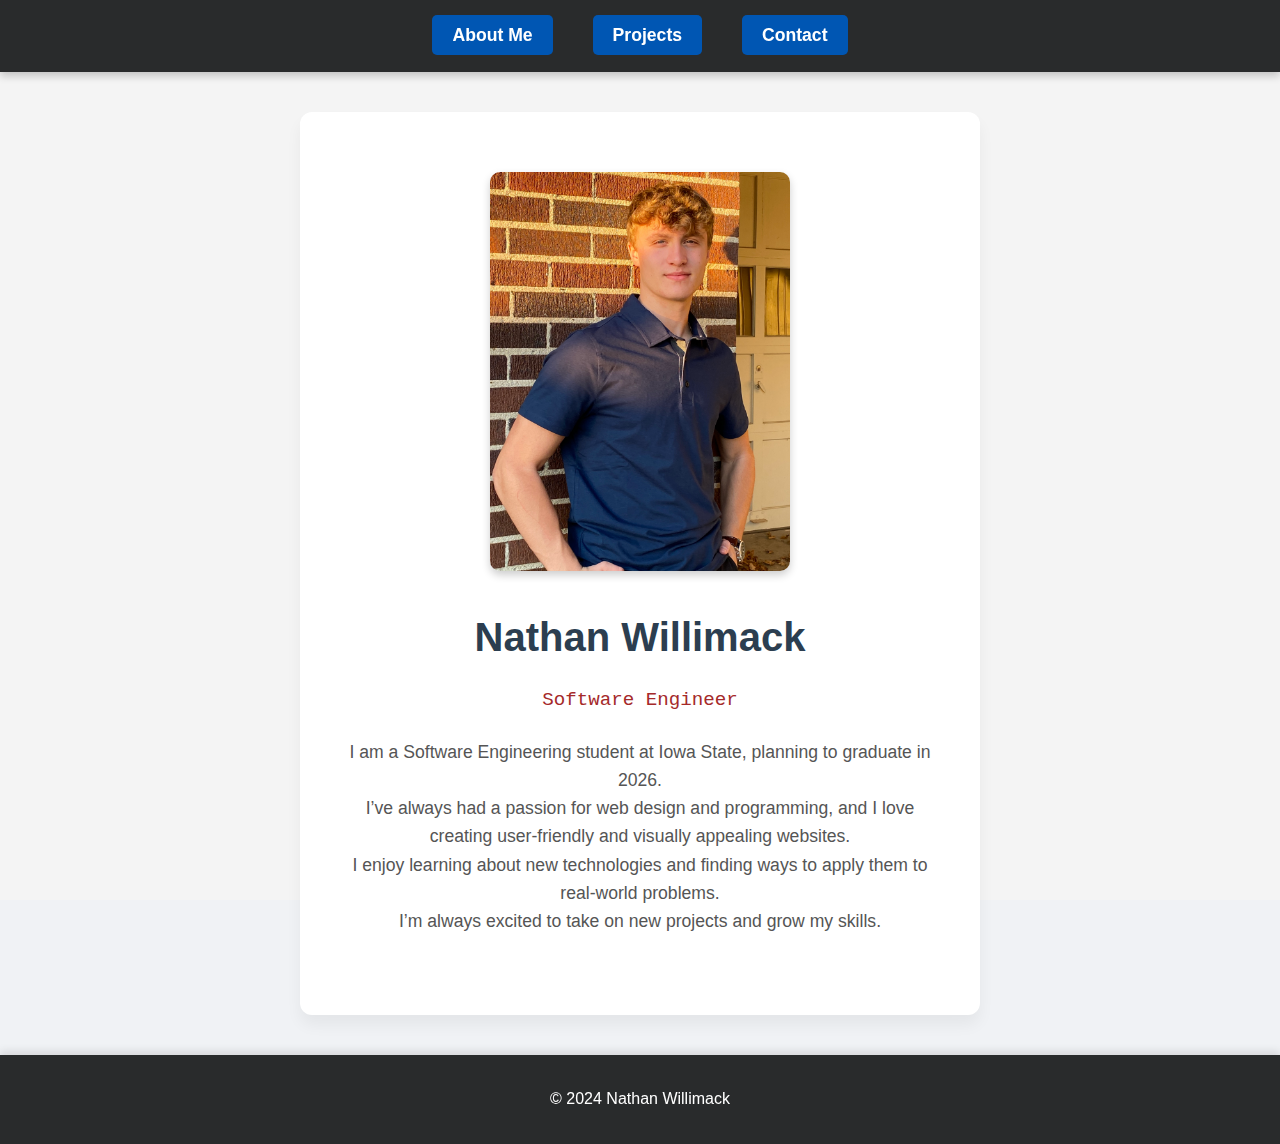
<file: index.html>
<!DOCTYPE html>
<html lang="en">
<head>
    <meta charset="UTF-8">
    <meta name="viewport" content="width=device-width, initial-scale=1.0">
    <title>Portfolio and Github Web Pages</title>
    <link rel="stylesheet" href="./style.css">
</head>
<body>
    <header>
        <nav>
            <ul>
                <li><a href="./index.html">About Me</a></li>
                <li><a href="./projects.html">Projects</a></li>
                <li><a href="./contact.html">Contact</a></li>
            </ul>
        </nav>
    </header>

    <div class="container">
        <img src="./images/profile.JPG" alt="Profile Photo">
        <h1>Nathan Willimack</h1>
        <p class="subtitle">Software Engineer</p>
        <p class="bio">
            I am a Software Engineering student at Iowa State, planning to graduate in 2026.<br>
            I’ve always had a passion for web design and programming, and I love creating user-friendly and visually appealing websites.<br>
            I enjoy learning about new technologies and finding ways to apply them to real-world problems.<br>
            I’m always excited to take on new projects and grow my skills.
        </p>
    </div>

    <footer>
        <p>&copy; 2024 Nathan Willimack</p>
    </footer>
</body>
</html>
</file>
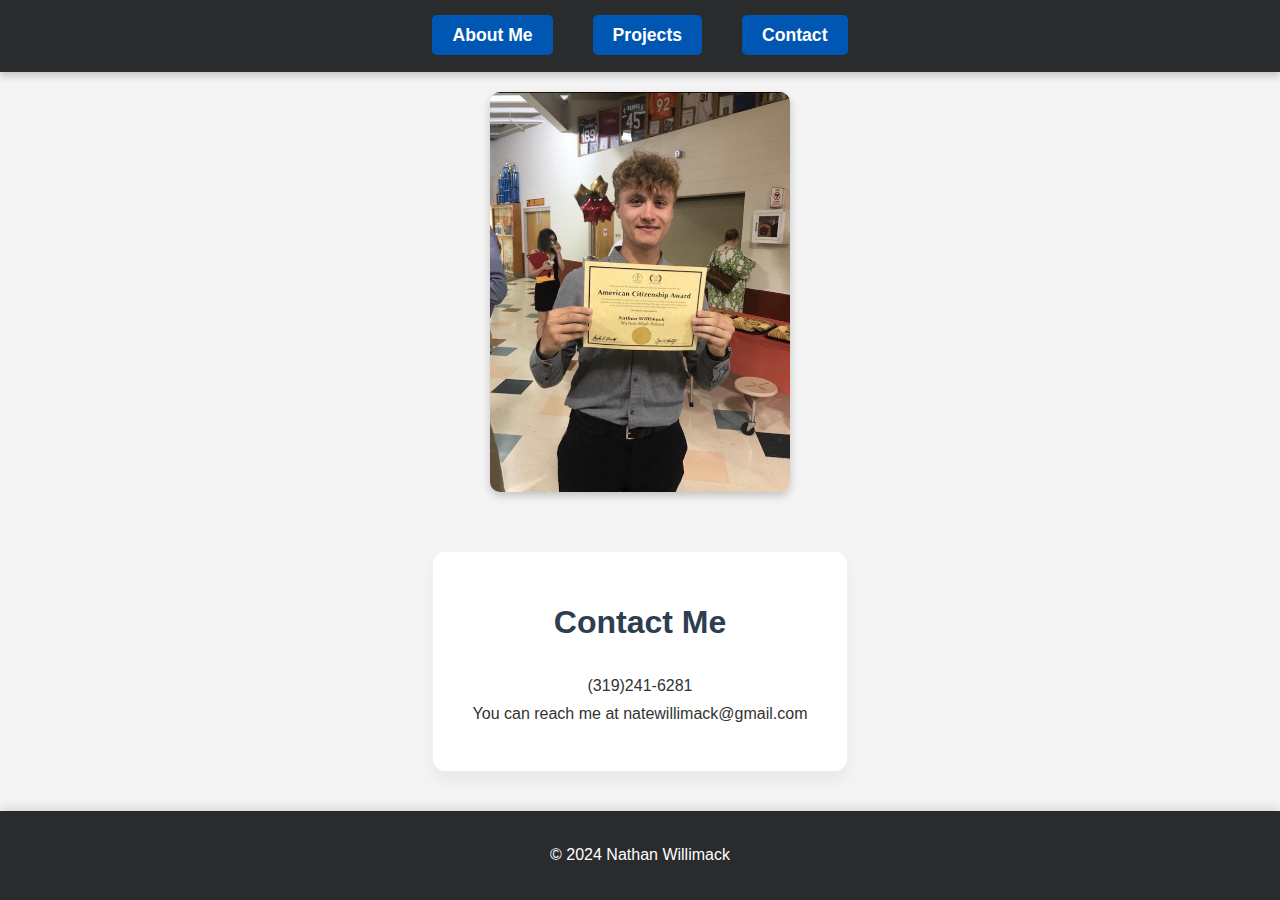
<file: contact.html>
<!DOCTYPE html>
<html lang="en">
<head>
<meta charset="UTF-8">
<meta name="viewport" content="width=device-width, initial-scale=1.0">
<title>Activity04 Portfolio and Github Web Pages</title>
<header>
    <nav>
    <ul>
    <li><a href="./index.html">About Me</a></li>
    <li><a href="./projects.html">Projects</a></li>
    <li><a href="./contact.html">Contact</a></li>
    </ul>
    </nav>
    </header>
    <link rel="stylesheet" href="./style.css">
</head>
<body>
    <img src="./images/ABA.jpg">
    <div class="container">
        <h2>Contact Me</h2>
        <p>(319)241-6281</p>
        <p>You can reach me at natewillimack@gmail.com</p>
        </div>
        <footer>
            <p>&copy; 2024 Nathan Willimack</p>
            </footer>
            
</body>
</html>
</file>
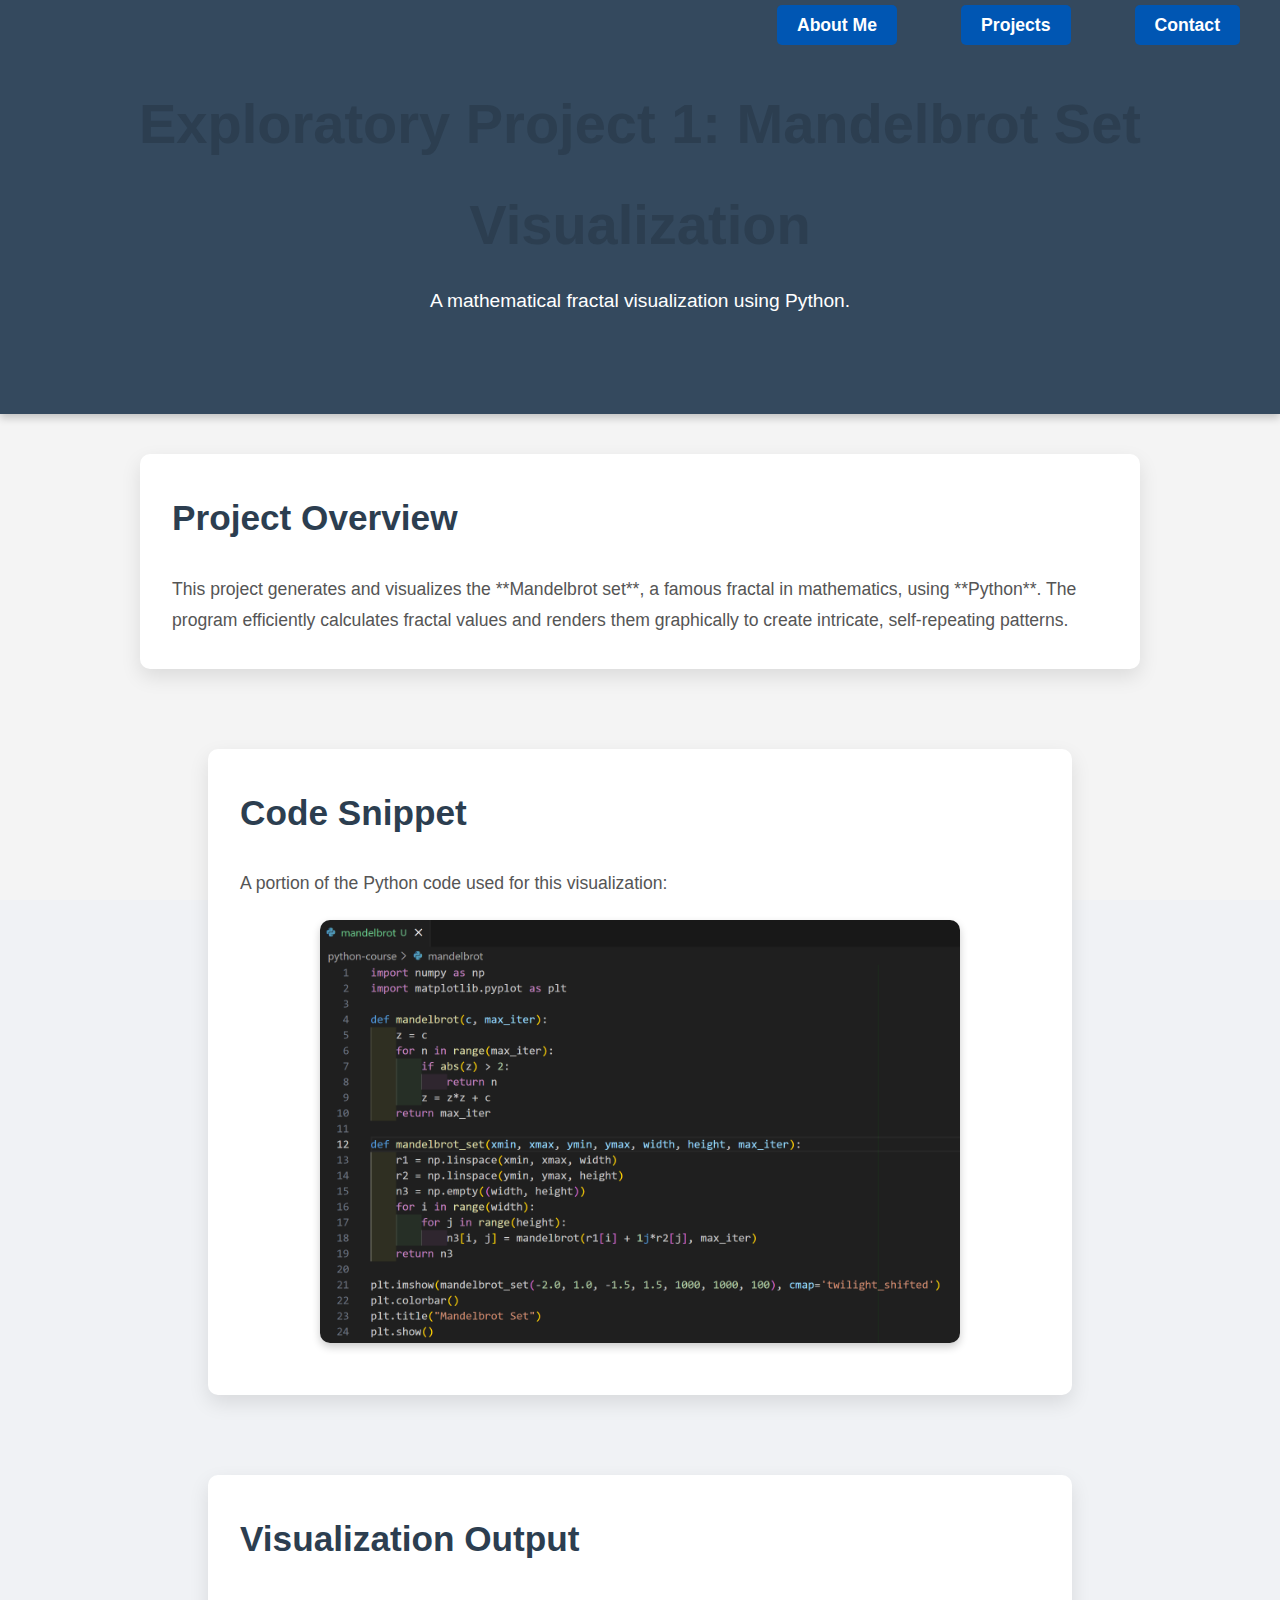
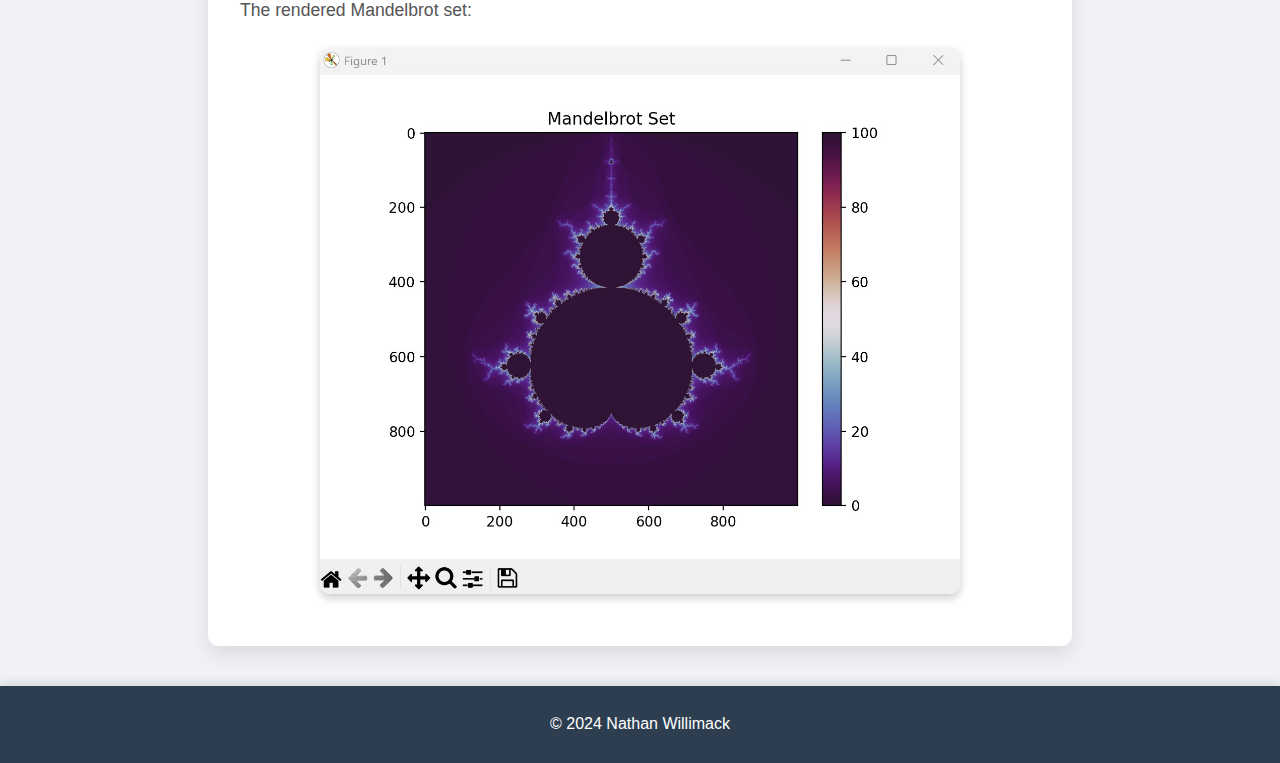
<file: Exploratory1.html>
<!DOCTYPE html>
<html lang="en">
<head>
    <meta charset="UTF-8">
    <meta name="viewport" content="width=device-width, initial-scale=1.0">
    <title>Exploratory Project 1: Mandelbrot Visualization</title>
    <link rel="stylesheet" href="./style.css">
</head>
<body>
    <header class="main-header">
        <nav class="navbar">
            <ul>
                <li><a href="./index.html">About Me</a></li>
                <li><a href="./projects.html">Projects</a></li>
                <li><a href="./contact.html">Contact</a></li>
            </ul>
        </nav>
        <div class="header-content">
            <h1>Exploratory Project 1: Mandelbrot Set Visualization</h1>
            <p>A mathematical fractal visualization using Python.</p>
        </div>
    </header>

    <section id="overview" class="section">
        <h2>Project Overview</h2>
        <p>This project generates and visualizes the **Mandelbrot set**, a famous fractal in mathematics, using **Python**. The program efficiently calculates fractal values and renders them graphically to create intricate, self-repeating patterns.</p>
    </section>

    
    <section id="code-snippet" class="section">
        <h2>Code Snippet</h2>
        <p>A portion of the Python code used for this visualization:</p>
        <a href="./images/mandelbrotCode.jpg" target="_blank">
            <img src="./images/mandelbrotCode.jpg" alt="Mandelbrot Python Code" class="zoomable-image">
        </a>
    </section>

    <section id="output" class="section">
        <h2>Visualization Output</h2>
        <p>The rendered Mandelbrot set:</p>
        <a href="./images/mandelbrot.jpg" target="_blank">
            <img src="./images/mandelbrot.jpg" alt="Mandelbrot Visualization Output" class="zoomable-image">
        </a>
    </section>

    <footer class="footer">
        <p>&copy; 2024 Nathan Willimack</p>
    </footer>
</body>
</html>
</file>
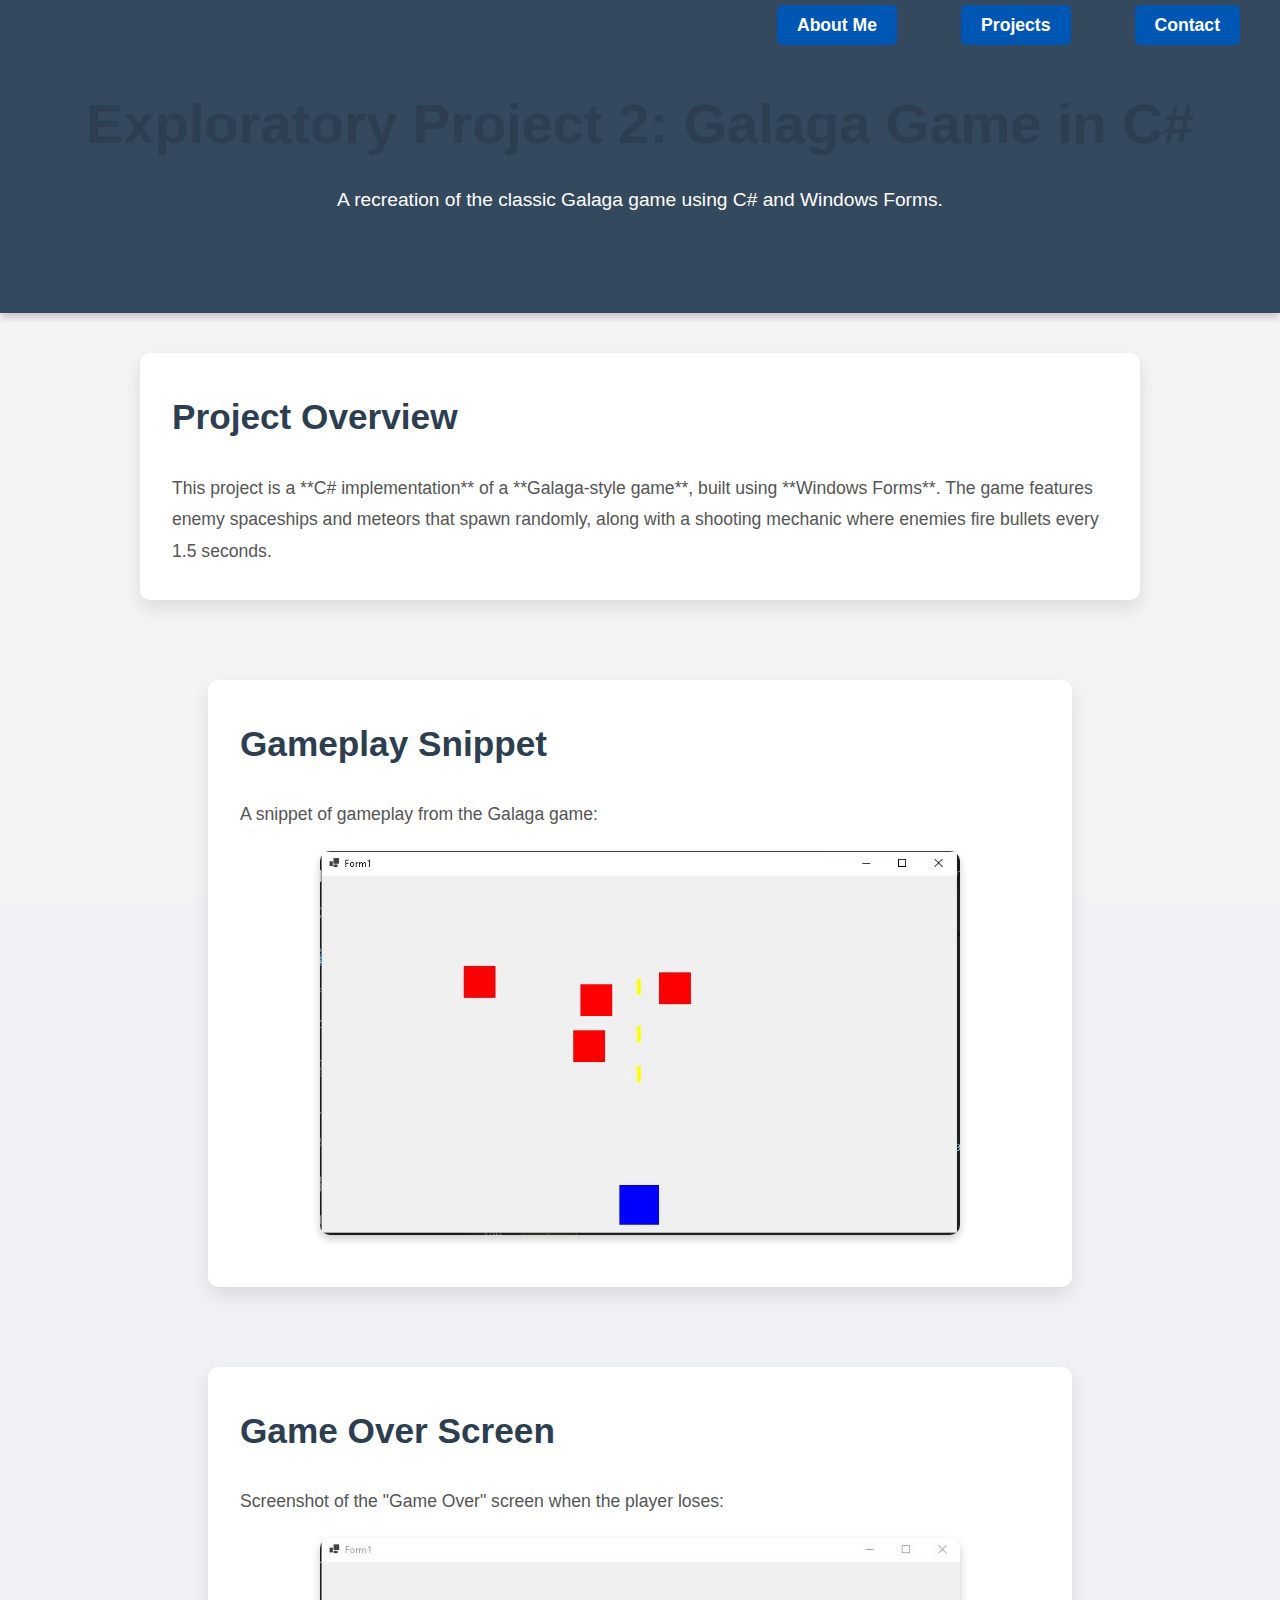
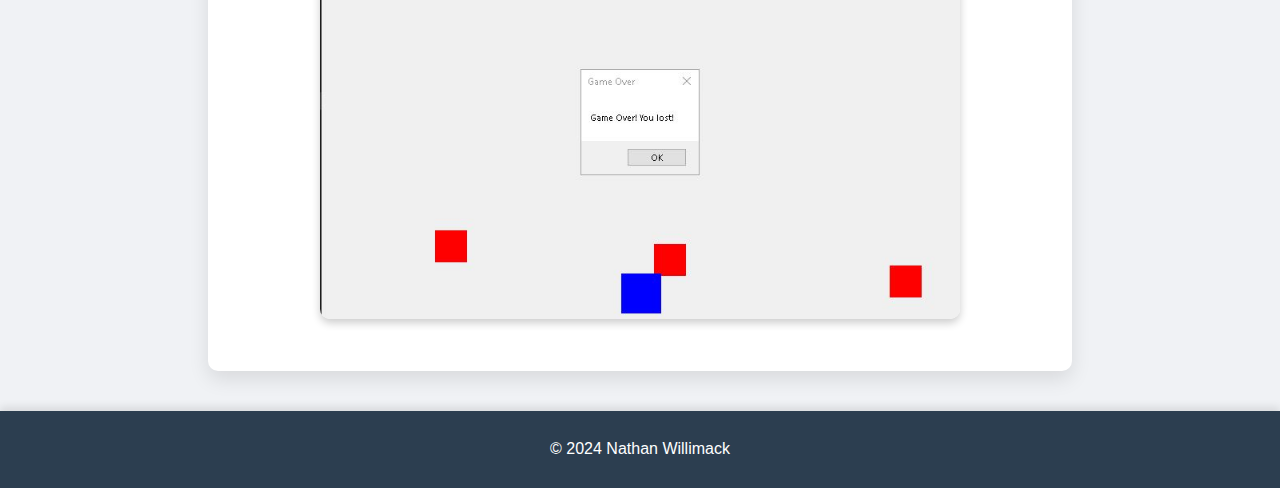
<file: Exploratory2.html>
<!DOCTYPE html>
<html lang="en">
<head>
    <meta charset="UTF-8">
    <meta name="viewport" content="width=device-width, initial-scale=1.0">
    <title>Exploratory Project 2: Galaga Game in C#</title>
    <link rel="stylesheet" href="./style.css">
</head>
<body>
    <header class="main-header">
        <nav class="navbar">
            <ul>
                <li><a href="./index.html">About Me</a></li>
                <li><a href="./projects.html">Projects</a></li>
                <li><a href="./contact.html">Contact</a></li>
            </ul>
        </nav>
        <div class="header-content">
            <h1>Exploratory Project 2: Galaga Game in C#</h1>
            <p>A recreation of the classic Galaga game using C# and Windows Forms.</p>
        </div>
    </header>

    <section id="overview" class="section">
        <h2>Project Overview</h2>
        <p>This project is a **C# implementation** of a **Galaga-style game**, built using **Windows Forms**. The game features enemy spaceships and meteors that spawn randomly, along with a shooting mechanic where enemies fire bullets every 1.5 seconds.</p>
    </section>

    <section id="gameplay" class="section">
        <h2>Gameplay Snippet</h2>
        <p>A snippet of gameplay from the Galaga game:</p>
        <a href="./images/CSGalagaGame.JPG" target="_blank">
            <img src="./images/CSGalagaGame.JPG" alt="Galaga Gameplay" class="zoomable-image">
        </a>
    </section>

    <section id="game-over" class="section">
        <h2>Game Over Screen</h2>
        <p>Screenshot of the "Game Over" screen when the player loses:</p>
        <a href="./images/CSGalagaGameOver.JPG" target="_blank">
            <img src="./images/CSGalagaGameOver.JPG" alt="Galaga Game Over Screen" class="zoomable-image">
        </a>
    </section>

    <footer class="footer">
        <p>&copy; 2024 Nathan Willimack</p>
    </footer>
</body>
</html>
</file>
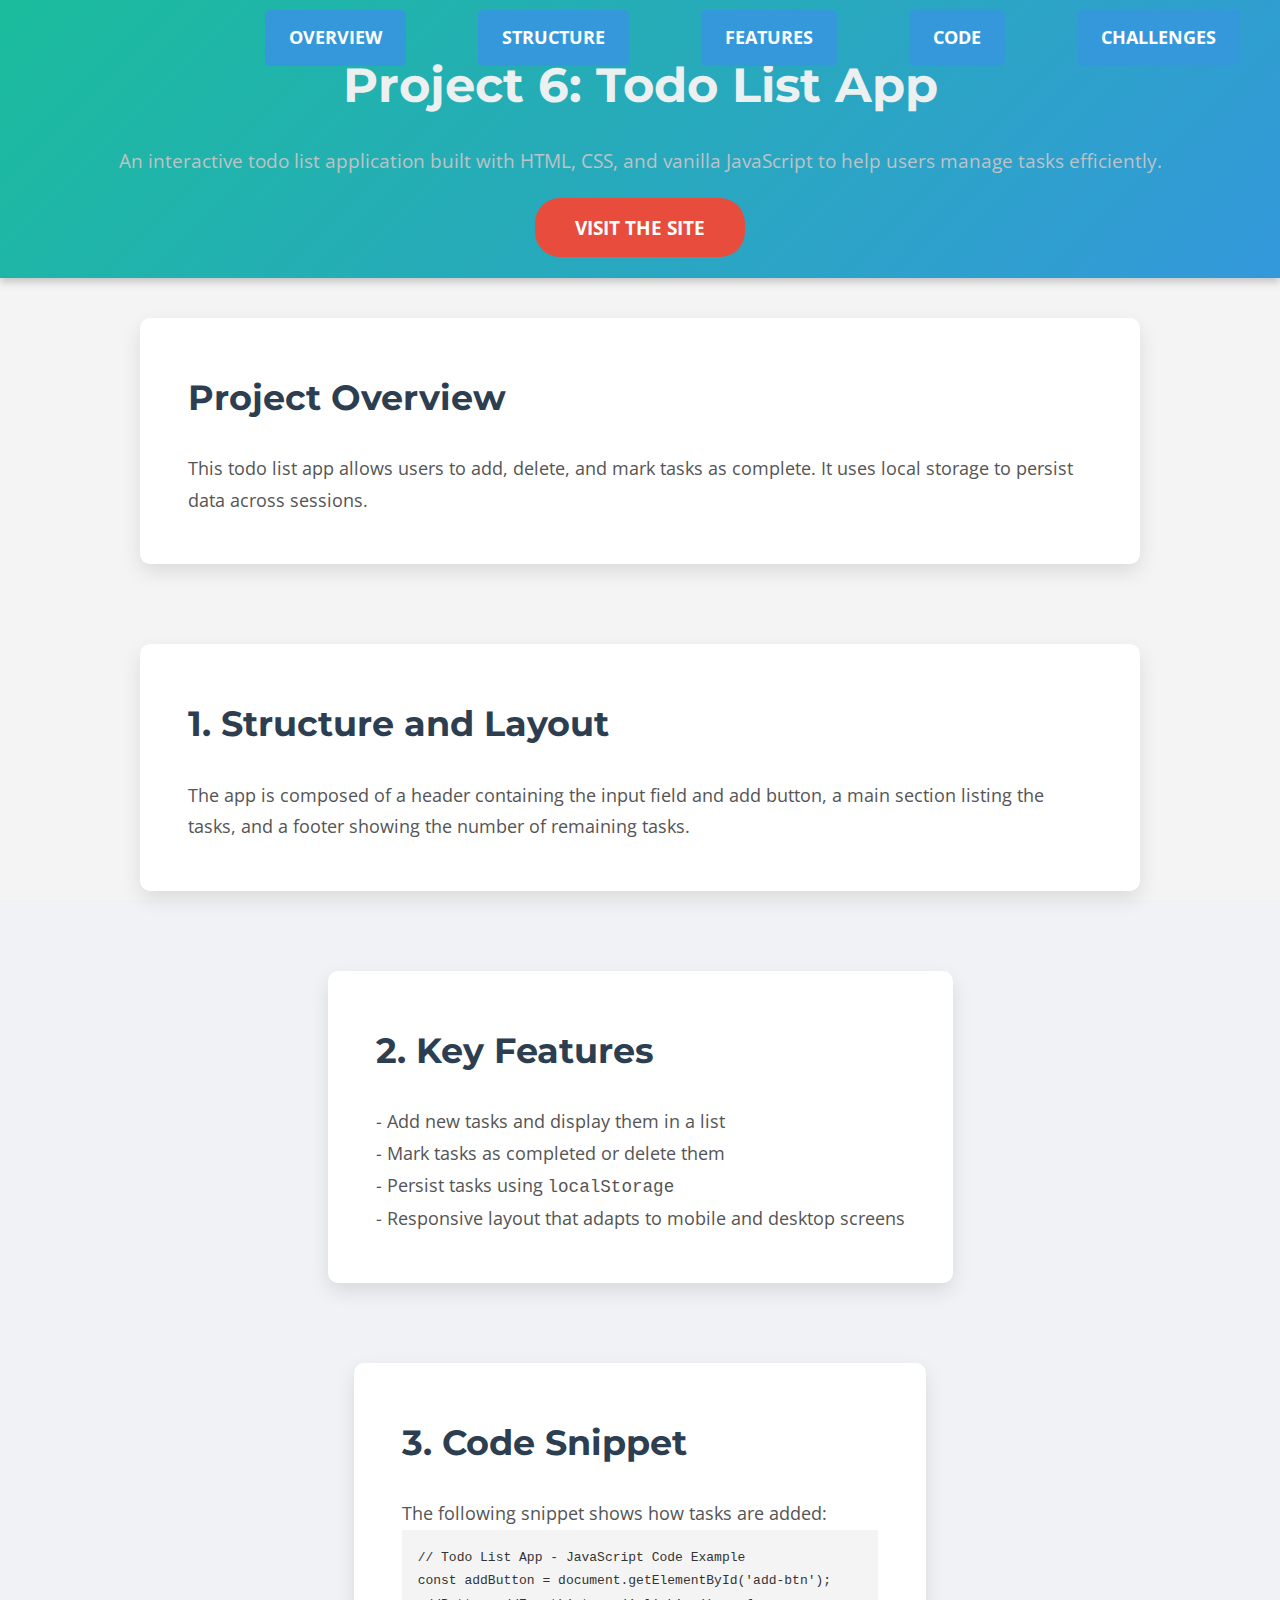
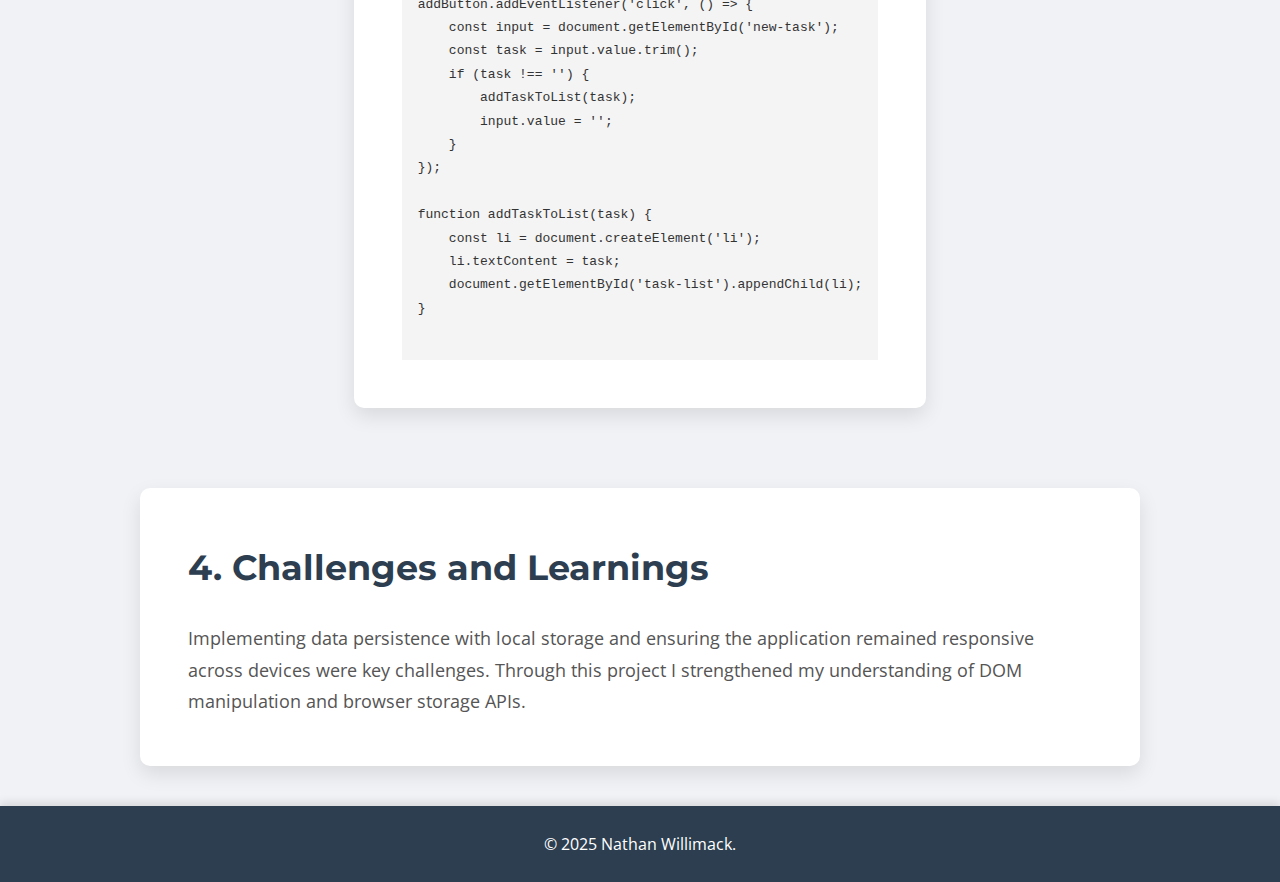
<file: project6.html>
<!DOCTYPE html>
<html lang='en'>
<head>
<meta charset='UTF-8'>
<meta name='viewport' content='width=device-width, initial-scale=1.0'>
<title>Project 6: Todo List App</title>
<link href='https://fonts.googleapis.com/css2?family=Montserrat:wght@400;700&family=Open+Sans:wght@400;700&display=swap' rel='stylesheet'>
<link rel='stylesheet' href='style.css'>
<style>
    .btn-link {
        background-color: #3498db;
        color: white;
        padding: 0.75rem 1.5rem;
        border-radius: 5px;
        text-transform: uppercase;
        font-weight: bold;
        font-size: 1rem;
        transition: background-color 0.3s ease, transform 0.3s ease;
        border: none;
        cursor: pointer;
    }
    .btn-link:hover {
        background-color: #2980b9;
        transform: translateY(-3px);
    }
    .highlight {
        background-color: #f39c12;
        transition: background-color 0.5s ease;
    }
    .main-header {
        text-align: center;
        padding: 2rem;
        background: linear-gradient(135deg, #1abc9c, #3498db);
        color: white;
    }
    .header-content h1 {
        font-size: 3rem;
        margin-bottom: 1rem;
        color: #ecf0f1;
    }
    .header-content p {
        font-size: 1.2rem;
        margin-bottom: 2rem;
        color: #bdc3c7;
    }
    .cta-button {
        background-color: #e74c3c;
        color: white;
        padding: 1rem 2.5rem;
        border-radius: 25px;
        font-size: 1.2rem;
        font-weight: 700;
        text-transform: uppercase;
        transition: background-color 0.3s ease;
        border: none;
        cursor: pointer;
    }
    .cta-button:hover {
        background-color: #c0392b;
    }
    .section {
        padding: 3rem;
    }
    .navbar ul {
        list-style: none;
        display: flex;
        justify-content: center;
        gap: 2rem;
        padding: 0;
    }
    .navbar ul li {
        display: inline;
    }
    .navbar ul li a.btn-link {
        display: inline-block;
    }
    footer {
        background-color: #2c3e50;
        color: white;
        padding: 2rem;
        text-align: center;
    }
    footer a {
        color: #3498db;
        font-weight: bold;
    }
    footer a:hover {
        color: #2980b9;
    }
    pre {
        background-color: #f4f4f4;
        padding: 1rem;
        overflow-x: auto;
    }
</style>
</head>
<body>
<header class='main-header'>
    <nav class='navbar'>
        <ul>
            <li><a href='#overview' class='btn-link' onclick="highlightSection('overview')">Overview</a></li>
            <li><a href='#structure' class='btn-link' onclick="highlightSection('structure')">Structure</a></li>
            <li><a href='#features' class='btn-link' onclick="highlightSection('features')">Features</a></li>
            <li><a href='#code' class='btn-link' onclick="highlightSection('code')">Code</a></li>
            <li><a href='#challenges' class='btn-link' onclick="highlightSection('challenges')">Challenges</a></li>
        </ul>
    </nav>
    <div class='header-content'>
        <h1>Project 6: Todo List App</h1>
        <p>An interactive todo list application built with HTML, CSS, and vanilla JavaScript to help users manage tasks efficiently.</p>
        <a href='https://nate-willimack.github.io/ToDoList/' class='cta-button'>Visit the Site</a>
    </div>
</header>
<section id='overview' class='section'>
    <h2>Project Overview</h2>
    <p>This todo list app allows users to add, delete, and mark tasks as complete. It uses local storage to persist data across sessions.</p>
</section>
<section id='structure' class='section'>
    <h2>1. Structure and Layout</h2>
    <p>The app is composed of a header containing the input field and add button, a main section listing the tasks, and a footer showing the number of remaining tasks.</p>
</section>
<section id='features' class='section'>
    <h2>2. Key Features</h2>
    <p>- Add new tasks and display them in a list <br>
    - Mark tasks as completed or delete them <br>
    - Persist tasks using <code>localStorage</code> <br>
    - Responsive layout that adapts to mobile and desktop screens</p>
</section>
<section id='code' class='section'>
    <h2>3. Code Snippet</h2>
    <p>The following snippet shows how tasks are added:</p>
    <pre><code>// Todo List App - JavaScript Code Example
const addButton = document.getElementById('add-btn');
addButton.addEventListener('click', () => {
    const input = document.getElementById('new-task');
    const task = input.value.trim();
    if (task !== '') {
        addTaskToList(task);
        input.value = '';
    }
});

function addTaskToList(task) {
    const li = document.createElement('li');
    li.textContent = task;
    document.getElementById('task-list').appendChild(li);
}
    </code></pre>
</section>
<section id='challenges' class='section'>
    <h2>4. Challenges and Learnings</h2>
    <p>Implementing data persistence with local storage and ensuring the application remained responsive across devices were key challenges. Through this project I strengthened my understanding of DOM manipulation and browser storage APIs.</p>
</section>
<footer class='footer'>
    &copy; 2025 Nathan Willimack.
</footer>
<script>
function highlightSection(sectionId) {
    const section = document.getElementById(sectionId);
    section.classList.add('highlight');
    setTimeout(() => {
        section.classList.remove('highlight');
    }, 1000);
}
</script>
</body>
</html>
</file>
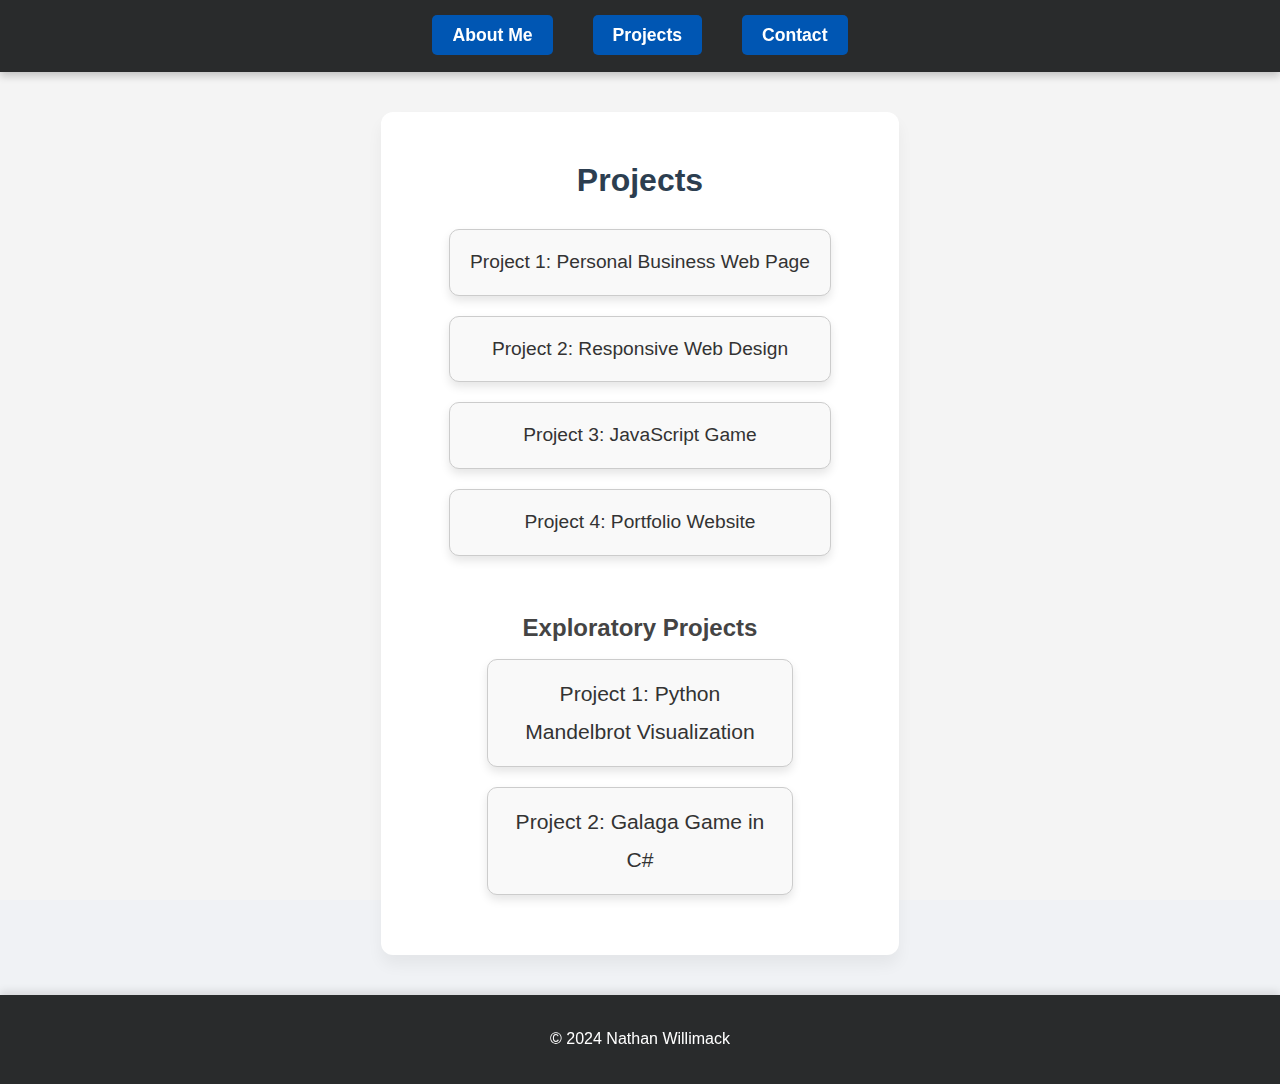
<file: projects.html>
<!DOCTYPE html>
<html lang="en">
<head>
    <meta charset="UTF-8">
    <meta name="viewport" content="width=device-width, initial-scale=1.0">
    <title>Projects - Nathan Willimack</title>
    <link rel="stylesheet" href="./style.css">
</head>
<body>
    <header>
        <nav>
            <ul>
                <li><a href="./index.html">About Me</a></li>
                <li><a href="./projects.html">Projects</a></li>
                <li><a href="./contact.html">Contact</a></li>
            </ul>
        </nav>
    </header>

    <div class="container">
        <h2>Projects</h2>
        <ul class="project-list">
            <li><a href="./project1.html">Project 1: Personal Business Web Page</a></li>
            <li><a href="./project2.html">Project 2: Responsive Web Design</a></li>
            <li><a href="./project3.html">Project 3: JavaScript Game</a></li>
            <li><a href="./project4.html">Project 4: Portfolio Website</a></li>
        </ul>

        <h3 class="secondary-projects-heading">Exploratory Projects</h3>
        <ul class="project-list secondary-project-list">
            <li><a href="./Exploratory1.html" class="secondary-project-button">Project 1: Python Mandelbrot Visualization</a></li>
            <li><a href="./Exploratory2.html" class="secondary-project-button">Project 2: Galaga Game in C#</a></li>
        </ul>
    </div>

    <footer>
        <p>&copy; 2024 Nathan Willimack</p>
    </footer>
</body>
</html>
</file>
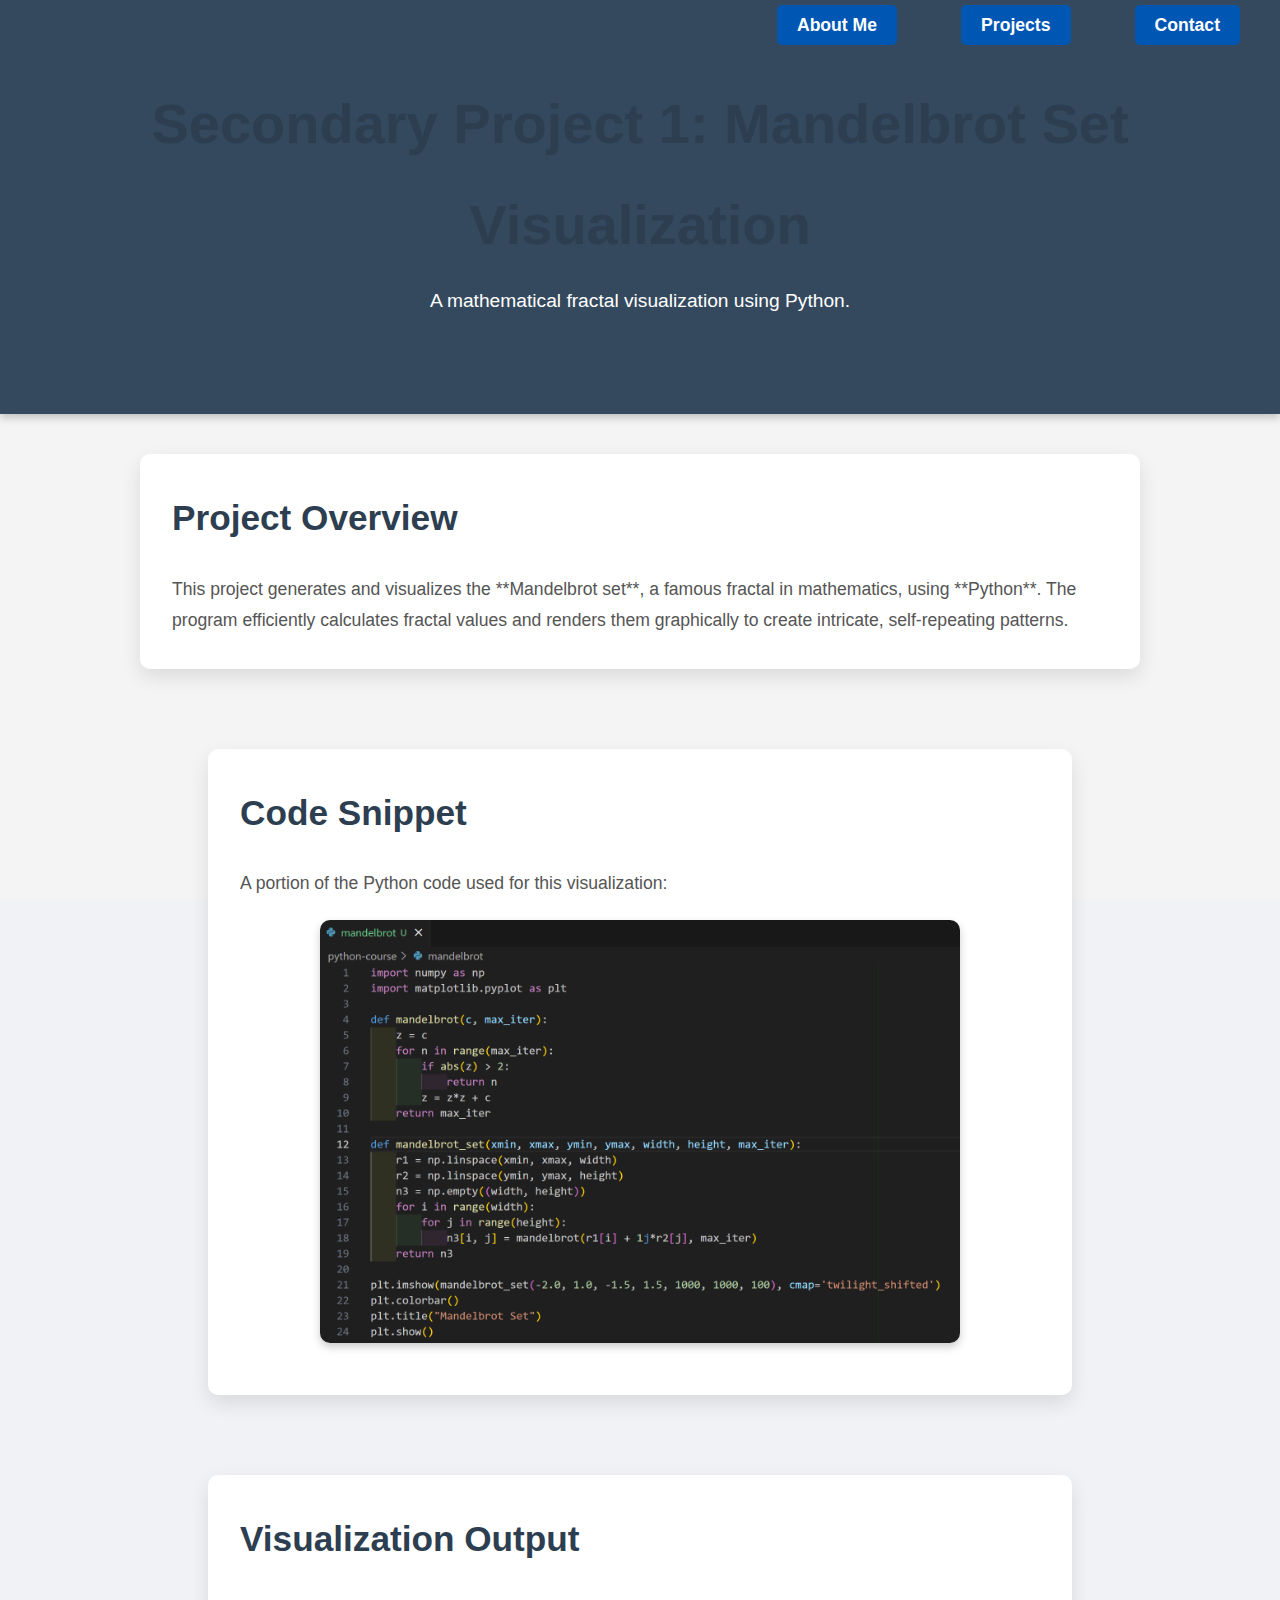
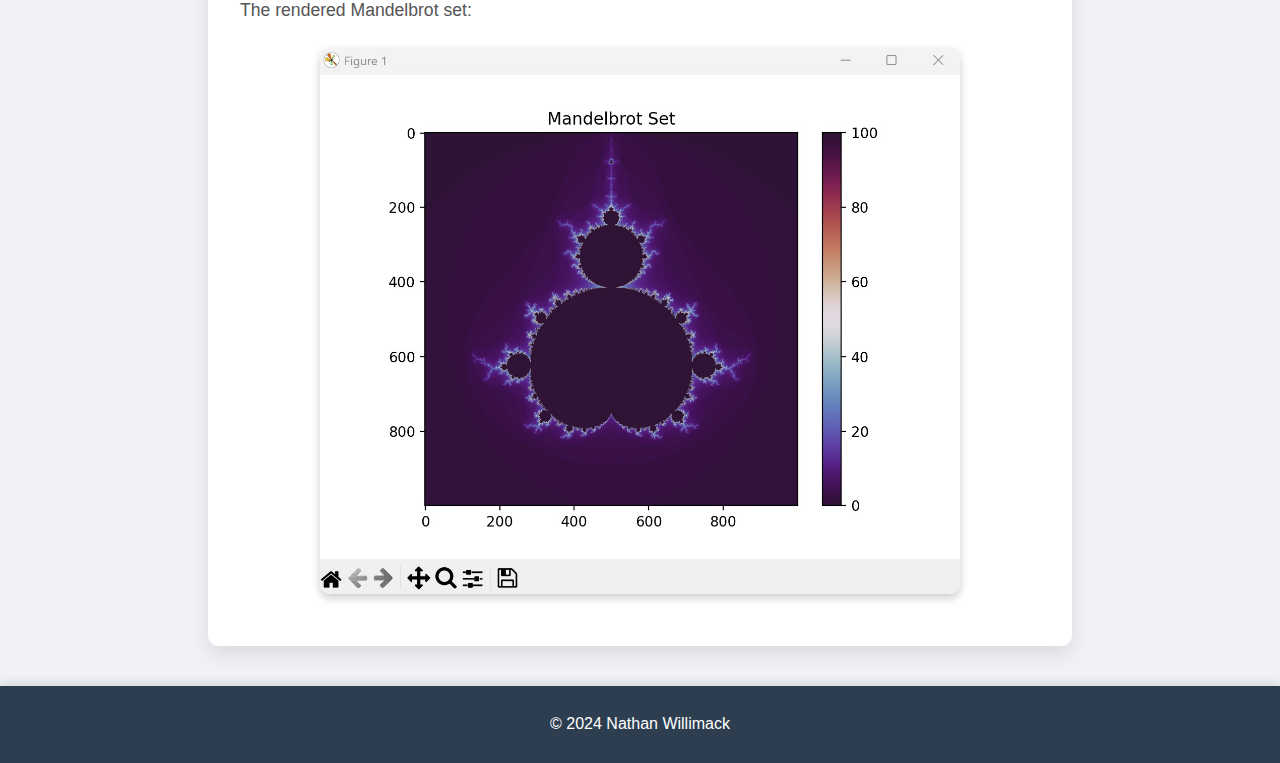
<file: secondaryProject1.html>
<!DOCTYPE html>
<html lang="en">
<head>
    <meta charset="UTF-8">
    <meta name="viewport" content="width=device-width, initial-scale=1.0">
    <title>Secondary Project 1: Mandelbrot Visualization</title>
    <link rel="stylesheet" href="./style.css">
</head>
<body>
    <header class="main-header">
        <nav class="navbar">
            <ul>
                <li><a href="./index.html">About Me</a></li>
                <li><a href="./projects.html">Projects</a></li>
                <li><a href="./contact.html">Contact</a></li>
            </ul>
        </nav>
        <div class="header-content">
            <h1>Secondary Project 1: Mandelbrot Set Visualization</h1>
            <p>A mathematical fractal visualization using Python.</p>
        </div>
    </header>

    <section id="overview" class="section">
        <h2>Project Overview</h2>
        <p>This project generates and visualizes the **Mandelbrot set**, a famous fractal in mathematics, using **Python**. The program efficiently calculates fractal values and renders them graphically to create intricate, self-repeating patterns.</p>
    </section>

    
    <section id="code-snippet" class="section">
        <h2>Code Snippet</h2>
        <p>A portion of the Python code used for this visualization:</p>
        <a href="./images/mandelbrotCode.jpg" target="_blank">
            <img src="./images/mandelbrotCode.jpg" alt="Mandelbrot Python Code" class="zoomable-image">
        </a>
    </section>

    <section id="output" class="section">
        <h2>Visualization Output</h2>
        <p>The rendered Mandelbrot set:</p>
        <a href="./images/mandelbrot.jpg" target="_blank">
            <img src="./images/mandelbrot.jpg" alt="Mandelbrot Visualization Output" class="zoomable-image">
        </a>
    </section>

    <footer class="footer">
        <p>&copy; 2024 Nathan Willimack</p>
    </footer>
</body>
</html>
</file>
<file: style.css>
* {
    margin: 0;
    padding: 0;
    box-sizing: border-box;
}


html, body {
    height: 100%;
    font-family: Arial, sans-serif;
    background-color: #f4f4f9;
    color: #333;
}

body {
    display: flex;
    flex-direction: column;
}


.container {
    flex-grow: 1;
    display: flex;
    flex-direction: column;
    justify-content: center;
    align-items: center;
    max-width: 800px;
    margin: 0 auto;
    padding: 20px;
    text-align: center;
    background-color: #fff;
    box-shadow: 0 4px 8px rgba(0, 0, 0, 0.1); 
    border-radius: 10px;
}


img {
    max-width: 100%;
    width: 300px;
    height: auto;
    display: block;
    margin: 20px auto;
    border-radius: 50%;
    box-shadow: 0 4px 8px rgba(0, 0, 0, 0.2); 
}


h1 {
    font-size: 2.5em;
    margin: 10px 0;
    color: #333;
}

.subtitle {
    font-family: 'Courier New', Courier, monospace;
    color: brown;
    font-size: 1.2em;
    margin-bottom: 20px;
}


.bio {
    font-size: 1.1em;
    line-height: 1.6;
    color: #555;
    max-width: 600px;
    margin-bottom: 40px;
}


header {
    background-color: #333;
    color: #fff;
    padding: 20px 0;
    box-shadow: 0 4px 8px rgba(0, 0, 0, 0.1); 
    width: 100%;
    position: sticky;
    top: 0;
}

nav ul {
    list-style: none;
    display: flex;
    justify-content: center;
}

nav li {
    margin: 0 20px;
}

nav a {
    text-decoration: none;
    color: #fff;
    font-weight: bold;
    font-size: 1.1em;
    padding: 5px 10px;
    transition: color 0.3s ease;
}

nav a:hover {
    color: #f4f4f9; 
}


footer {
    text-align: center;
    padding: 20px;
    background-color: #333;
    color: #fff;
    position: relative;
    bottom: 0;
    width: 100%;
    box-shadow: 0 -4px 8px rgba(0, 0, 0, 0.1); 
}


@media (max-width: 600px) {
    h1 {
        font-size: 2em;
    }

    .bio {
        font-size: 1em;
        padding: 0 10px;
    }

    img {
        width: 150px;
    }

    nav li {
        margin: 0 10px;
    }
}


.container {
    max-width: 960px;
    margin: 0 auto;
    padding: 40px;
    text-align: center;
}

h2 {
    font-size: 2em;
    margin-bottom: 20px;
}


.project-list {
    list-style: none;
    padding: 0;
}

.project-list li {
    margin-bottom: 20px;
    font-size: 1.2em;
}

.project-list li a {
    text-decoration: none;
    color: #333;
    border: 1px solid #ccc;
    padding: 15px;
    display: block;
    border-radius: 8px;
    background-color: #f9f9f9;
    transition: background-color 0.3s ease;
}

.project-list li a:hover {
    background-color: #e0e0e0;
}

@import url('https://fonts.googleapis.com/css2?family=Roboto:wght@400;700&family=Open+Sans:wght@400;700&display=swap');

html, body {
    height: 100%;
    font-family: 'Roboto', sans-serif;
    background-color: #f0f2f5; 
    color: #333;
}


.container {
    flex-grow: 1;
    max-width: 1200px; 
    padding: 40px;
    text-align: center;
    background-color: #fff;
    box-shadow: 0 10px 15px rgba(0, 0, 0, 0.05); 
    border-radius: 12px;
    margin: 40px auto;
}


header {
    background-color: #292b2c; 
    color: #fff;
    padding: 20px 0;
    box-shadow: 0 4px 8px rgba(0, 0, 0, 0.2);
}


nav a {
    color: #fff;
    padding: 10px 20px;
    border-radius: 5px;
    background-color: #0056b3; 
    transition: background-color 0.3s ease;
}

nav a:hover {
    background-color: #007bff;
}


.project-list li a {
    background-color: #f9f9f9;
    padding: 15px 20px;
    border-radius: 10px;
    box-shadow: 0 5px 10px rgba(0, 0, 0, 0.1); 
    transition: transform 0.3s ease, box-shadow 0.3s ease;
}

.project-list li a:hover {
    transform: translateY(-5px);
    box-shadow: 0 10px 20px rgba(0, 0, 0, 0.1); 
}


footer {
    background-color: #292b2c;
    color: #fff;
    padding: 30px;
}


img {
    border-radius: 10px; 
    transition: transform 0.3s ease;
}

img:hover {
    transform: scale(1.05); 
}


@media (max-width: 600px) {
    .container {
        padding: 20px;
    }
    
    h1 {
        font-size: 1.8em;
    }

    .project-list li a {
        font-size: 1em;
    }
}


@import url('https://fonts.googleapis.com/css2?family=Montserrat:wght@400;700&family=Open+Sans:wght@400;700&display=swap');


body {
    font-family: 'Open Sans', sans-serif;
    line-height: 1.8;
    margin: 0;
    padding: 0;
    background-color: #f4f4f4;
    color: #333;
}

h1, h2 {
    font-family: 'Montserrat', sans-serif;
    color: #2c3e50;
}

a {
    text-decoration: none;
    color: #3498db;
}

a:hover {
    color: #2980b9;
}


.main-header {
    background-color: #34495e;
    color: white;
    text-align: center;
    padding: 4rem 0;
    position: relative;
}

.header-content h1 {
    font-size: 3.5rem;
    margin-bottom: 0.5rem;
}

.header-content p {
    font-size: 1.2rem;
    margin-bottom: 2rem;
}

.cta-button {
    background-color: #3498db;
    color: white;
    padding: 1rem 2rem;
    border-radius: 25px;
    font-size: 1.1rem;
    font-weight: 700;
    text-transform: uppercase;
    transition: background-color 0.3s ease;
}

.cta-button:hover {
    background-color: #2980b9;
}


.navbar {
    position: absolute;
    top: 10px;
    right: 20px;
}

.navbar ul {
    list-style: none;
    display: flex;
    gap: 1.5rem;
}

.navbar ul li {
    display: inline;
}

.navbar ul li a {
    color: white;
    font-weight: 700;
    font-size: 1.1rem;
}


.section {
    max-width: 1000px;
    margin: 2.5rem auto;
    padding: 2rem;
    background-color: white;
    border-radius: 10px;
    box-shadow: 0px 8px 20px rgba(0, 0, 0, 0.1);
    transition: transform 0.3s ease;
}

.section h2 {
    font-size: 2.2rem;
    margin-bottom: 1.5rem;
}

.section p {
    font-size: 1.1rem;
    color: #555;
}

.section:hover {
    transform: translateY(-5px);
}


.footer {
    background-color: #2c3e50;
    color: white;
    text-align: center;
    padding: 1.5rem 0;
}

.footer a {
    color: #3498db;
}

.footer a:hover {
    color: #2980b9;
}


@media (max-width: 768px) {
    .header-content h1 {
        font-size: 2.5rem;
    }

    .navbar ul {
        flex-direction: column;
        gap: 1rem;
    }

    .section {
        padding: 1.5rem;
    }

    .section h2 {
        font-size: 1.8rem;
    }
}

.secondary-projects-heading {
    font-size: 1.5em;
    margin-top: 30px;
    font-weight: bold;
    color: #444;
    text-align: center;
}

.secondary-project-list {
    list-style: none;
    padding: 0;
    text-align: center;
}

.secondary-project-button {
    text-decoration: none;
    color: #444;
    background-color: #f0f0f0;
    border: 1px solid #ccc;
    padding: 12px;
    display: block;
    border-radius: 8px;
    font-size: 1.1em;
    width: 70%;
    margin: 10px auto;
    transition: background-color 0.3s ease;
}

.secondary-project-button:hover {
    background-color: #e0e0e0;
}

.zoomable-image {
    width: 80%;
    max-width: 800px;
    height: auto;
    display: block;
    margin: 20px auto;
    border-radius: 10px;
    box-shadow: 0 4px 8px rgba(0, 0, 0, 0.2);
    transition: transform 0.3s ease, box-shadow 0.3s ease;
    cursor: pointer;
}

.zoomable-image:hover {
    transform: scale(1.05);
    box-shadow: 0 6px 12px rgba(0, 0, 0, 0.3);
}
</file>
